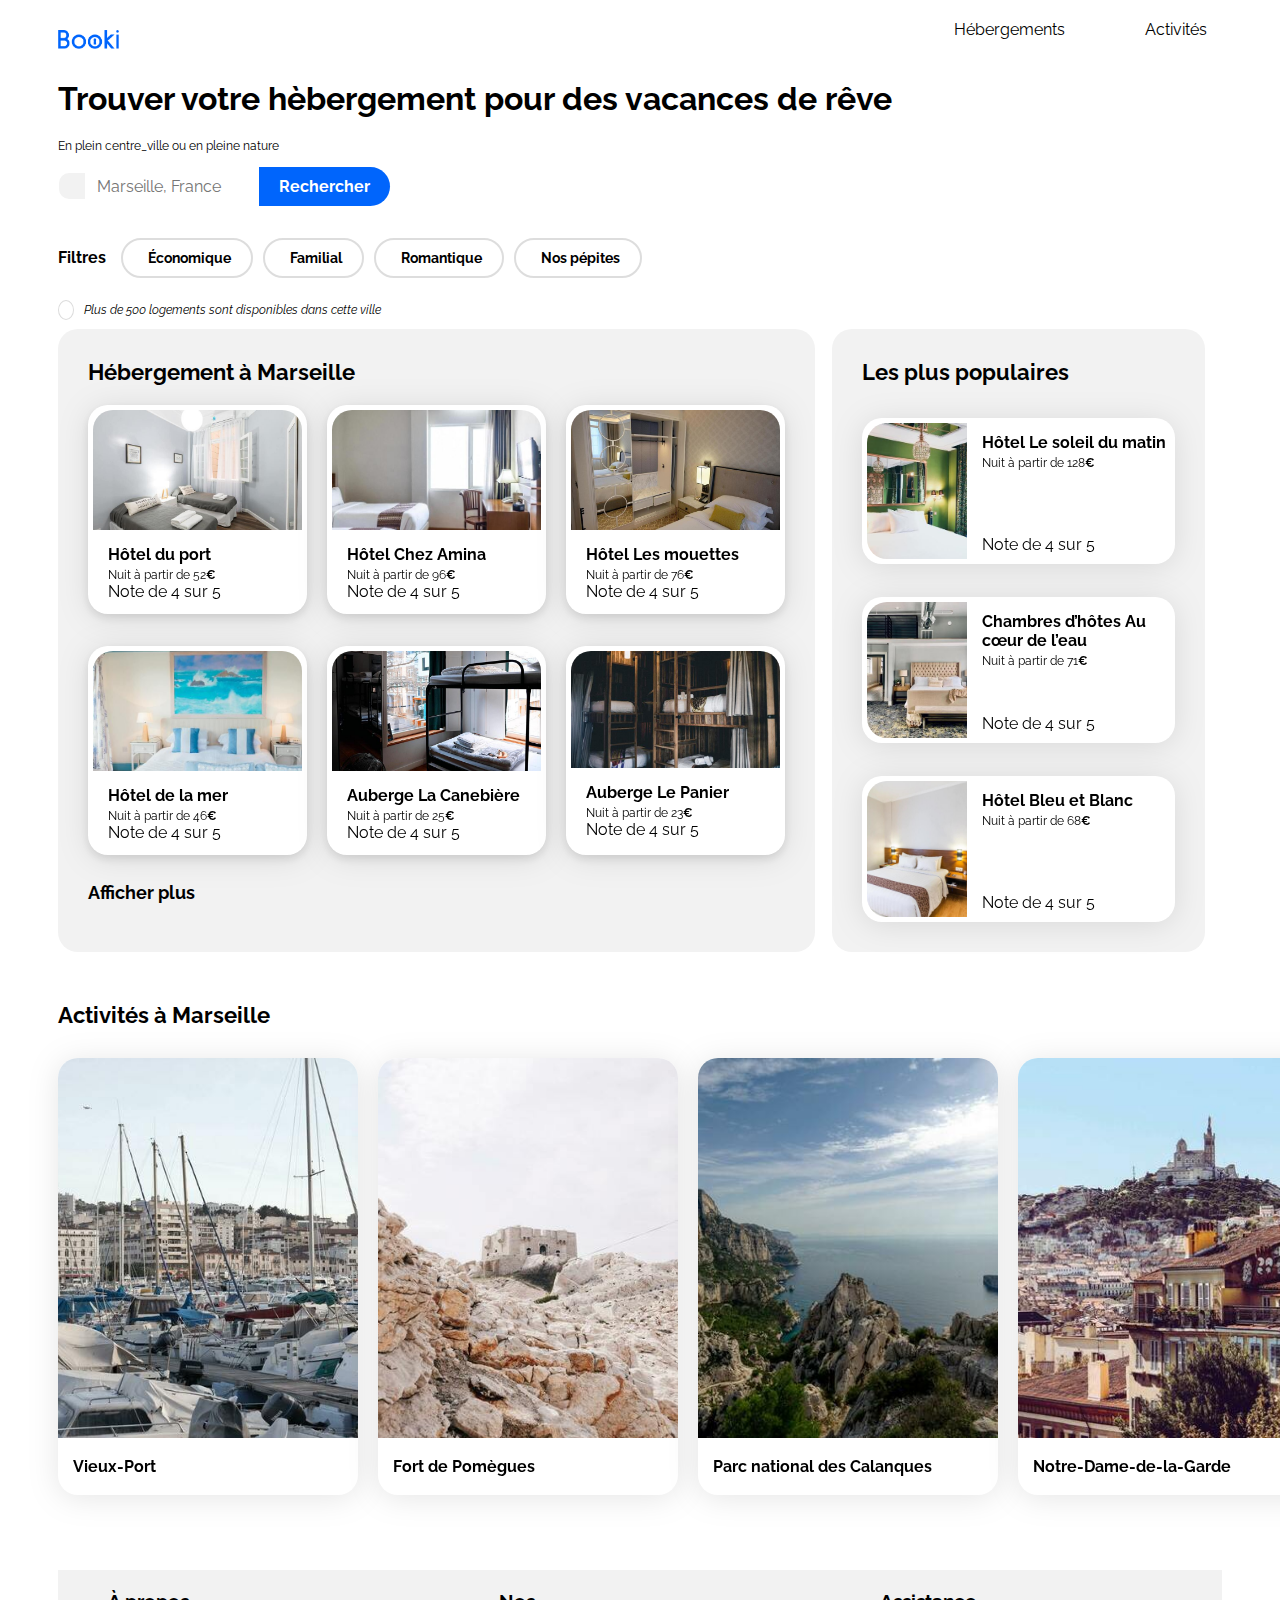
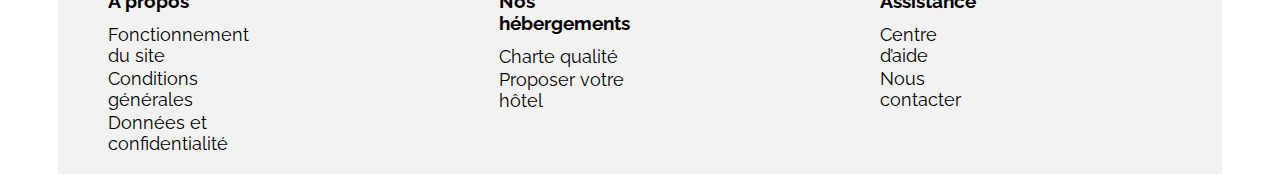
<file: index.html>
<!DOCTYPE html>
<html lang="fr">

<head>
    <meta charset="UTF-8">
    <meta name="viewport" content="width=device-width, initial-scale=1.0">
    <title>Booki</title>
    <link rel="preconnect" href="https://fonts.googleapis.com">
    <link rel="preconnect" href="https://fonts.gstatic.com" crossorigin>
    <link href="https://fonts.googleapis.com/css2?family=Raleway:wght@400;500;700&display=swap" rel="stylesheet">
    <link rel="stylesheet" href="https://cdnjs.cloudflare.com/ajax/libs/font-awesome/6.2.1/css/all.min.css"
        integrity="sha512-MV7K8+y+gLIBoVD59lQIYicR65iaqukzvf/nwasF0nqhPay5w/9lJmVM2hMDcnK1OnMGCdVK+iQrJ7lzPJQd1w=="
        crossorigin="anonymous" referrerpolicy="no-referrer" />
    <link rel="stylesheet" href="./css/style.css">
</head>

<body>
    <div class="main-container">
        <header>
            
                <img class="one" src="images/logo/Booki.png">
                <nav>
                <div class="bouton navlink" href="#">Hébergements</div>
                <div class="bouton navlink" href="#">Activités</div> 
                </nav>
        
        </header>
        <section>
            <h1>Trouver votre hèbergement pour des vacances de rêve</h1>
            <p>En plein centre_ville ou en pleine nature</p>
            <div class="search-container">
                <div class=" fa-solid fa-location-dot map" ></div>
                
                <div class="location-input">
                  <input type="text" placeholder="Marseille, France" />
                </div>
                <button class="search-button">Rechercher</button>
              </div>
    <div class="filters">
        <div class="filters-container">
            <span class="filter-mot">Filtres</span>
            <div class="buttons-place">
              <button class="filter-button">
                <i class="fa-solid fa-money-bill-wave"></i>
                Économique
              </button>
              <button class="filter-button">
                <i class="fa-solid fa-person"></i>
                Familial
              </button>
              <button class="filter-button">
                <i class="fa-solid fa-heart"></i>
                Romantique
              </button>
              <button class="filter-button active">
                <i class="fa-solid fa-fire"></i>
                Nos pépites
              </button>
            </div>
          </div>

        <p class="information"><span class="info"><i class="fa-solid fa-info"></i></span>Plus de 500 logements sont disponibles dans cette ville</p>
          
        
        </section>
        <main>
            <div class="hebergements-and-populaires">
                <section class="hebergements">
                    <div class="hebergements-title">
                        <h2 class="section-title">Hébergement à Marseille</h2>
                    </div>
                    <div class="hebergements-cards">
                        <a href="#">
                            <article class="card">
                                <img src="./images/hebergements/fred-kleber.jpg" alt="Image de la chambre d'hôtel montrant un lit">
                                <div class="card-content">
                                    <div class="card-txt">
                                        <h3 class="card-title">Hôtel du port</h3>
                                        <p class="card-subtitle">Nuit à partir de 52<span class="euro">€</span></p>
                                    </div>
                                    <div class="card-rating">
                                        <i class="fa-xs fa-solid fa-star" aria-hidden="true"></i>
                                        <i class="fa-xs fa-solid fa-star" aria-hidden="true"></i>
                                        <i class="fa-xs fa-solid fa-star" aria-hidden="true"></i>
                                        <i class="fa-xs fa-solid fa-star" aria-hidden="true"></i>
                                        <i class="fa-xs fa-solid fa-star neutral-star" aria-hidden="true"></i>
                                        <span class="sr-only">Note de 4 sur 5</span>
                                    </div>
                                </div>
                            </article>
                        </a>
                        <a href="#">
                            <article class="card">
                                <img src="./images/hebergements/febrian-zakaria.jpg" alt="Image de la chambre d'hôtel montrant un lit">
                                <div class="card-content">
                                    <div class="card-txt">
                                        <h3 class="card-title">Hôtel Chez Amina</h3>
                                        <p class="card-subtitle">Nuit à partir de 96<span class="euro">€</span></p>
                                    </div>
                                    <div class="card-rating">
                                        <i class="fa-xs fa-solid fa-star" aria-hidden="true"></i>
                                        <i class="fa-xs fa-solid fa-star" aria-hidden="true"></i>
                                        <i class="fa-xs fa-solid fa-star" aria-hidden="true"></i>
                                        <i class="fa-xs fa-solid fa-star" aria-hidden="true"></i>
                                        <i class="fa-xs fa-solid fa-star neutral-star" aria-hidden="true"></i>
                                        <span class="sr-only">Note de 4 sur 5</span>
                                    </div>
                                </div>
                            </article>
                        </a>
                        <a href="#">
                            <article class="card">
                                <img src="./images/hebergements/reisetopia.jpg" alt="Image de la chambre d'hôtel montrant un lit">
                                <div class="card-content">
                                    <div class="card-txt">
                                        <h3 class="card-title">Hôtel Les mouettes</h3>
                                        <p class="card-subtitle">Nuit à partir de 76<span class="euro">€</span></p>
                                    </div>
                                    <div class="card-rating">
                                        <i class="fa-xs fa-solid fa-star" aria-hidden="true"></i>
                                        <i class="fa-xs fa-solid fa-star" aria-hidden="true"></i>
                                        <i class="fa-xs fa-solid fa-star" aria-hidden="true"></i>
                                        <i class="fa-xs fa-solid fa-star" aria-hidden="true"></i>
                                        <i class="fa-xs fa-solid fa-star neutral-star" aria-hidden="true"></i>
                                        <span class="sr-only">Note de 4 sur 5</span>
                                    </div>
                                </div>
                            </article>
                        </a>
                        <a href="#">
                            <article class="card">
                                <img src="./images/hebergements/annie-spratt.jpg" alt="Image de la chambre d'hôtel montrant un lit">
                                <div class="card-content">
                                    <div class="card-txt">
                                        <h3 class="card-title">Hôtel de la mer</h3>
                                        <p class="card-subtitle">Nuit à partir de 46<span class="euro">€</span></p>
                                    </div>
                                    <div class="card-rating">
                                        <i class="fa-xs fa-solid fa-star" aria-hidden="true"></i>
                                        <i class="fa-xs fa-solid fa-star" aria-hidden="true"></i>
                                        <i class="fa-xs fa-solid fa-star" aria-hidden="true"></i>
                                        <i class="fa-xs fa-solid fa-star" aria-hidden="true"></i>
                                        <i class="fa-xs fa-solid fa-star neutral-star" aria-hidden="true"></i>
                                        <span class="sr-only">Note de 4 sur 5</span>
                                    </div>
                                </div>
                            </article>
                        </a>
                        <a href="#">
                            <article class="card">
                                <img src="./images/hebergements/marcus-loke.jpg" alt="Image de la chambre d'hôtel montrant un lit">
                                <div class="card-content">
                                    <div class="card-txt">
                                        <h3 class="card-title">Auberge La Canebière</h3>
                                        <p class="card-subtitle">Nuit à partir de 25<span class="euro">€</span></p>
                                    </div>
                                    <div class="card-rating">
                                        <i class="fa-xs fa-solid fa-star" aria-hidden="true"></i>
                                        <i class="fa-xs fa-solid fa-star" aria-hidden="true"></i>
                                        <i class="fa-xs fa-solid fa-star" aria-hidden="true"></i>
                                        <i class="fa-xs fa-solid fa-star" aria-hidden="true"></i>
                                        <i class="fa-xs fa-solid fa-star neutral-star" aria-hidden="true"></i>
                                        <span class="sr-only">Note de 4 sur 5</span>
                                    </div>
                                </div>
                            </article>
                        </a>
                        <a href="#">
                            <article class="card">
                                <img src="./images/hebergements/nicate-lee.jpg" alt="Image de la chambre d'hôtel montrant un lit">
                                <div class="card-content">
                                    <div class="card-txt">
                                        <h3 class="card-title">Auberge Le Panier</h3>
                                        <p class="card-subtitle">Nuit à partir de 23<span class="euro">€</span></p>
                                    </div>
                                    <div class="card-rating">
                                        <i class="fa-xs fa-solid fa-star" aria-hidden="true"></i>
                                        <i class="fa-xs fa-solid fa-star" aria-hidden="true"></i>
                                        <i class="fa-xs fa-solid fa-star" aria-hidden="true"></i>
                                        <i class="fa-xs fa-solid fa-star" aria-hidden="true"></i>
                                        <i class="fa-xs fa-solid fa-star neutral-star" aria-hidden="true"></i>
                                        <span class="sr-only">Note de 4 sur 5</span>
                                    </div>
                                </div>
                            </article>
                        </a>
                    </div>
                    <div>
                        <h2 class="boutonPlus">Afficher plus</h2>
                    </div>

                </section>
                <section class="populaires">
                    <div class="populaires-title">
                        <h2 class="section-title">Les plus populaires</h2>
                        <i class="fa-solid fa-chart-line" aria-hidden="true"></i>
                    </div>
                    <div class="populaires-cards">
                        <a href="#">
                            <article class="card">
                                <img src="./images/hebergements/emile-guillemot.jpg" alt="Image de la chambre d'hôtel montrant un lit">
                                <div class="card-content">
                                    <div class="card-txt">
                                        <h3 class="card-title">Hôtel Le soleil du matin</h3>
                                        <p class="card-subtitle">Nuit à partir de 128<span class="euro">€</span></p>
                                    </div>
                                    <div class="card-rating">
                                        <i class="fa-xs fa-solid fa-star" aria-hidden="true"></i>
                                        <i class="fa-xs fa-solid fa-star" aria-hidden="true"></i>
                                        <i class="fa-xs fa-solid fa-star" aria-hidden="true"></i>
                                        <i class="fa-xs fa-solid fa-star" aria-hidden="true"></i>
                                        <i class="fa-xs fa-solid fa-star neutral-star" aria-hidden="true"></i>
                                        <span class="sr-only">Note de 4 sur 5</span>
                                    </div>
                                </div>
                            </article>
                        </a>
                        <a href="#">
                            <article class="card">
                                <img src="./images/hebergements/aw-creative.jpg" alt="Image de la chambre d'hôtel montrant un lit">
                                <div class="card-content">
                                    <div class="card-txt">
                                        <h3 class="card-title">Chambres d’hôtes Au cœur de l’eau</h3>
                                        <p class="card-subtitle">Nuit à partir de 71<span class="euro">€</span></p>
                                    </div>
                                    <div class="card-rating">
                                        <i class="fa-xs fa-solid fa-star" aria-hidden="true"></i>
                                        <i class="fa-xs fa-solid fa-star" aria-hidden="true"></i>
                                        <i class="fa-xs fa-solid fa-star" aria-hidden="true"></i>
                                        <i class="fa-xs fa-solid fa-star" aria-hidden="true"></i>
                                        <i class="fa-xs fa-solid fa-star neutral-star" aria-hidden="true"></i>
                                        <span class="sr-only">Note de 4 sur 5</span>
                                    </div>
                                </div>
                            </article>
                        </a>
                        <a href="#">
                            <article class="card">
                                <img src="./images/hebergements/febrian-zakaria2.jpg" alt="Image de la chambre d'hôtel montrant un lit">
                                <div class="card-content">
                                    <div class="card-txt">
                                        <h3 class="card-title">Hôtel Bleu et Blanc</h3>
                                        <p class="card-subtitle">Nuit à partir de 68<span class="euro">€</span></p>
                                    </div>
                                    <div class="card-rating">
                                        <i class="fa-xs fa-solid fa-star" aria-hidden="true"></i>
                                        <i class="fa-xs fa-solid fa-star" aria-hidden="true"></i>
                                        <i class="fa-xs fa-solid fa-star" aria-hidden="true"></i>
                                        <i class="fa-xs fa-solid fa-star" aria-hidden="true"></i>
                                        <i class="fa-xs fa-solid fa-star neutral-star" aria-hidden="true"></i>
                                        <span class="sr-only">Note de 4 sur 5</span>
                                    </div>
                                </div>
                            </article>
                        </a>
                    </div>
                </section>
            </section>
            <main>
                </section>
            </div>
            
            <div class="Activités">
                <section class="Activités">
                    <div class="Activités-title">
                        <h2 class="section-title">Activités à Marseille</h2>
                    </div>
                    <div class="Activités-cards">
                        <a href="#">
                            <article class="Acard">
                                <img src="./images/activites/reno-laithienne.jpg" alt="Image de la chambre d'hôtel montrant un lit">
                                <div class="card-content">
                                    <div class="card-txt">
                                        <h3 class="card-title">Vieux-Port</h3>
                                    </div>
                                </div>
                            </article>
                        </a>
                        <a href="#">
                            <article class="Acard">
                                <img src="./images/activites/paul-hermann.jpg" alt="Image de la chambre d'hôtel montrant un lit">
                                <div class="card-content">
                                    <div class="card-txt">
                                        <h3 class="card-title">Fort de Pomègues</h3>
                                        
                                    </div>
                                </div>
                            </article>
                        </a>
                        <a href="#">
                            <article class="Acard">
                                <img src="./images/activites/kilyan-sockalingum.jpg" alt="Image de la chambre d'hôtel montrant un lit">
                                <div class="card-content">
                                    <div class="card-txt">
                                        <h3 class="card-title">Parc national des Calanques</h3>
                                    </div>
                                </div>
                            </article>
                        </a>
                        <a href="#">
                            <article class="Acard">
                                <img src="./images/activites/florian-wehde.jpg" alt="Image de la chambre d'hôtel montrant un lit">
                                <div class="card-content">
                                    <div class="card-txt">
                                        <h3 class="card-title">Notre-Dame-de-la-Garde</h3>
                                    </div>
                                </div>
                            </article>
                        </a>
        </a>
    
        </main>
        <footer class="article-footer">
            <div class="footer-container footer-links">
                
                    <div class="navfoot">
                        <h3>À propos</h3>
                        <p class="footerp">Fonctionnement du site</p>
                        <p class="footerp">Conditions générales</p>
                        <p class="footerp">Données et confidentialité</p>
                    </div >
                    <div class="navfoot">
                        <h3>Nos hébergements</h3>
                        <p class="footerp">Charte qualité</p>
                        <p class="footerp">Proposer votre hôtel</p>
                    </div>
                    <div class="navfoot">
                        <h3>Assistance</h3>
                        <p class="footerp">Centre d’aide</p>
                        <p class="footerp">Nous contacter</p>
                    </div>
                </div>
            </div>

        </footer>
    </div>
</body>

</html>
</file>
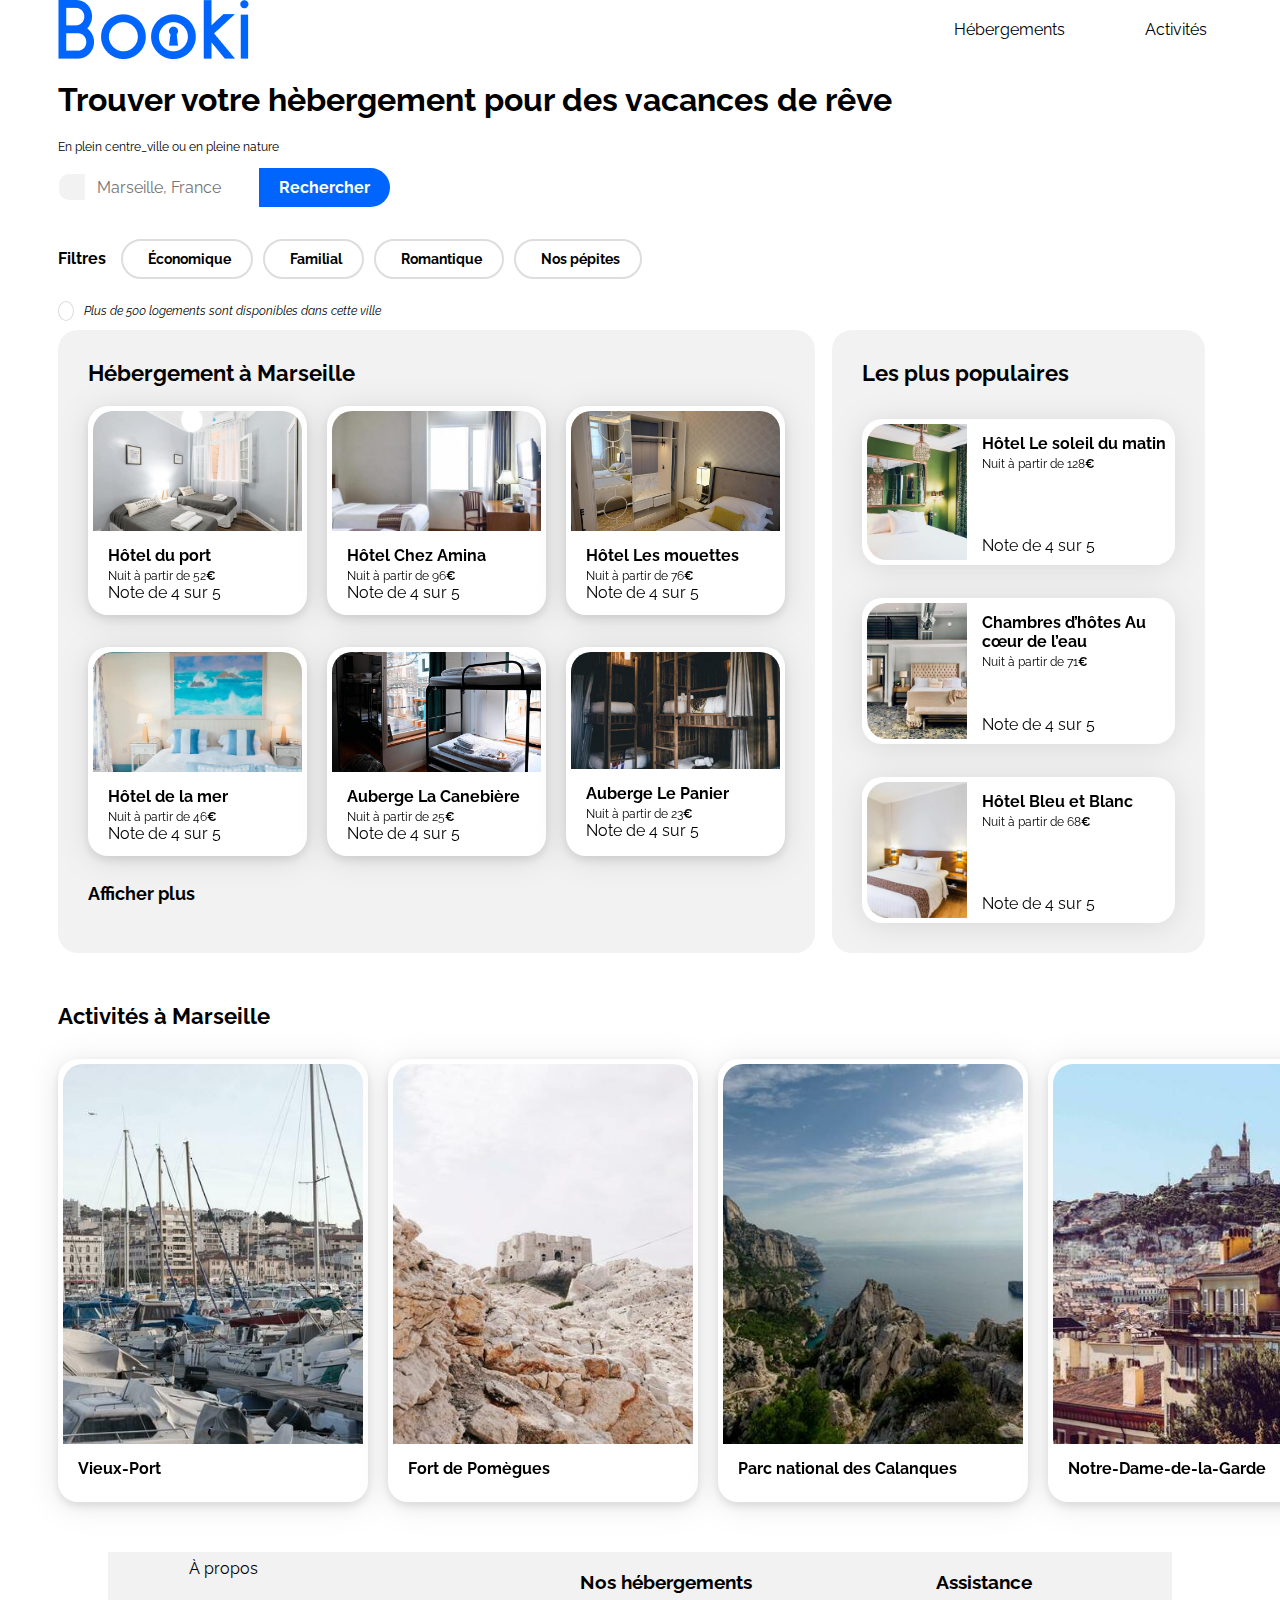
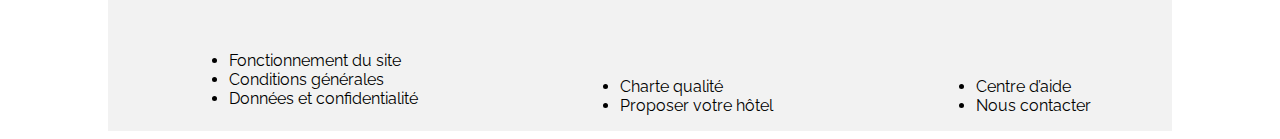
<file: booki-starter-code-master/index.html>
<!DOCTYPE html>
<html lang="fr">

<head>
    <meta charset="UTF-8">
    <meta name="viewport" content="width=device-width, initial-scale=1.0">
    <title>Booki</title>
    <link rel="preconnect" href="https://fonts.googleapis.com">
    <link rel="preconnect" href="https://fonts.gstatic.com" crossorigin>
    <link href="https://fonts.googleapis.com/css2?family=Raleway:wght@400;500;700&display=swap" rel="stylesheet">
    <link rel="stylesheet" href="https://cdnjs.cloudflare.com/ajax/libs/font-awesome/6.2.1/css/all.min.css"
        integrity="sha512-MV7K8+y+gLIBoVD59lQIYicR65iaqukzvf/nwasF0nqhPay5w/9lJmVM2hMDcnK1OnMGCdVK+iQrJ7lzPJQd1w=="
        crossorigin="anonymous" referrerpolicy="no-referrer" />
    <link rel="stylesheet" href="./css/style.css">
</head>

<body>
    <div class="main-container">
        <header>
            
                <img class="one" src="images/logo/Booki.png">
                <nav>
                <div class="bouton navlink" href="#">Hébergements</div>
                <div class="bouton navlink" href="#">Activités</div> 
                </nav>
        
        </header>
        <section>
            <h1>Trouver votre hèbergement pour des vacances de rêve</h1>
            <p>En plein centre_ville ou en pleine nature</p>
            <div class="search-container">
                <div class=" fa-solid fa-location-dot map" ></div>
                
                <div class="location-input">
                  <input type="text" placeholder="Marseille, France" />
                </div>
                <button class="search-button">Rechercher</button>
              </div>
    <div class="filters">
        <div class="filters-container">
            <span class="filter-mot">Filtres</span>
            <div class="buttons-place">
              <button class="filter-button">
                <i class="fa-solid fa-money-bill-wave"></i>
                Économique
              </button>
              <button class="filter-button">
                <i class="fa-solid fa-person"></i>
                Familial
              </button>
              <button class="filter-button">
                <i class="fa-solid fa-heart"></i>
                Romantique
              </button>
              <button class="filter-button active">
                <i class="fa-solid fa-fire"></i>
                Nos pépites
              </button>
            </div>
          </div>

        <p class="information"><span class="info"><i class="fa-solid fa-info"></i></span>Plus de 500 logements sont disponibles dans cette ville</p>
          
        
        </section>
        <main>
            <div class="hebergements-and-populaires">
                <section class="hebergements">
                    <div class="hebergements-title">
                        <h2 class="section-title">Hébergement à Marseille</h2>
                    </div>
                    <div class="hebergements-cards">
                        <a href="#">
                            <article class="card">
                                <img src="./images/hebergements/fred-kleber.jpg" alt="Image de la chambre d'hôtel montrant un lit">
                                <div class="card-content">
                                    <div class="card-txt">
                                        <h3 class="card-title">Hôtel du port</h3>
                                        <p class="card-subtitle">Nuit à partir de 52<span class="euro">€</span></p>
                                    </div>
                                    <div class="card-rating">
                                        <i class="fa-xs fa-solid fa-star" aria-hidden="true"></i>
                                        <i class="fa-xs fa-solid fa-star" aria-hidden="true"></i>
                                        <i class="fa-xs fa-solid fa-star" aria-hidden="true"></i>
                                        <i class="fa-xs fa-solid fa-star" aria-hidden="true"></i>
                                        <i class="fa-xs fa-solid fa-star neutral-star" aria-hidden="true"></i>
                                        <span class="sr-only">Note de 4 sur 5</span>
                                    </div>
                                </div>
                            </article>
                        </a>
                        <a href="#">
                            <article class="card">
                                <img src="./images/hebergements/febrian-zakaria.jpg" alt="Image de la chambre d'hôtel montrant un lit">
                                <div class="card-content">
                                    <div class="card-txt">
                                        <h3 class="card-title">Hôtel Chez Amina</h3>
                                        <p class="card-subtitle">Nuit à partir de 96<span class="euro">€</span></p>
                                    </div>
                                    <div class="card-rating">
                                        <i class="fa-xs fa-solid fa-star" aria-hidden="true"></i>
                                        <i class="fa-xs fa-solid fa-star" aria-hidden="true"></i>
                                        <i class="fa-xs fa-solid fa-star" aria-hidden="true"></i>
                                        <i class="fa-xs fa-solid fa-star" aria-hidden="true"></i>
                                        <i class="fa-xs fa-solid fa-star neutral-star" aria-hidden="true"></i>
                                        <span class="sr-only">Note de 4 sur 5</span>
                                    </div>
                                </div>
                            </article>
                        </a>
                        <a href="#">
                            <article class="card">
                                <img src="./images/hebergements/reisetopia.jpg" alt="Image de la chambre d'hôtel montrant un lit">
                                <div class="card-content">
                                    <div class="card-txt">
                                        <h3 class="card-title">Hôtel Les mouettes</h3>
                                        <p class="card-subtitle">Nuit à partir de 76<span class="euro">€</span></p>
                                    </div>
                                    <div class="card-rating">
                                        <i class="fa-xs fa-solid fa-star" aria-hidden="true"></i>
                                        <i class="fa-xs fa-solid fa-star" aria-hidden="true"></i>
                                        <i class="fa-xs fa-solid fa-star" aria-hidden="true"></i>
                                        <i class="fa-xs fa-solid fa-star" aria-hidden="true"></i>
                                        <i class="fa-xs fa-solid fa-star neutral-star" aria-hidden="true"></i>
                                        <span class="sr-only">Note de 4 sur 5</span>
                                    </div>
                                </div>
                            </article>
                        </a>
                        <a href="#">
                            <article class="card">
                                <img src="./images/hebergements/annie-spratt.jpg" alt="Image de la chambre d'hôtel montrant un lit">
                                <div class="card-content">
                                    <div class="card-txt">
                                        <h3 class="card-title">Hôtel de la mer</h3>
                                        <p class="card-subtitle">Nuit à partir de 46<span class="euro">€</span></p>
                                    </div>
                                    <div class="card-rating">
                                        <i class="fa-xs fa-solid fa-star" aria-hidden="true"></i>
                                        <i class="fa-xs fa-solid fa-star" aria-hidden="true"></i>
                                        <i class="fa-xs fa-solid fa-star" aria-hidden="true"></i>
                                        <i class="fa-xs fa-solid fa-star" aria-hidden="true"></i>
                                        <i class="fa-xs fa-solid fa-star neutral-star" aria-hidden="true"></i>
                                        <span class="sr-only">Note de 4 sur 5</span>
                                    </div>
                                </div>
                            </article>
                        </a>
                        <a href="#">
                            <article class="card">
                                <img src="./images/hebergements/marcus-loke.jpg" alt="Image de la chambre d'hôtel montrant un lit">
                                <div class="card-content">
                                    <div class="card-txt">
                                        <h3 class="card-title">Auberge La Canebière</h3>
                                        <p class="card-subtitle">Nuit à partir de 25<span class="euro">€</span></p>
                                    </div>
                                    <div class="card-rating">
                                        <i class="fa-xs fa-solid fa-star" aria-hidden="true"></i>
                                        <i class="fa-xs fa-solid fa-star" aria-hidden="true"></i>
                                        <i class="fa-xs fa-solid fa-star" aria-hidden="true"></i>
                                        <i class="fa-xs fa-solid fa-star" aria-hidden="true"></i>
                                        <i class="fa-xs fa-solid fa-star neutral-star" aria-hidden="true"></i>
                                        <span class="sr-only">Note de 4 sur 5</span>
                                    </div>
                                </div>
                            </article>
                        </a>
                        <a href="#">
                            <article class="card">
                                <img src="./images/hebergements/nicate-lee.jpg" alt="Image de la chambre d'hôtel montrant un lit">
                                <div class="card-content">
                                    <div class="card-txt">
                                        <h3 class="card-title">Auberge Le Panier</h3>
                                        <p class="card-subtitle">Nuit à partir de 23<span class="euro">€</span></p>
                                    </div>
                                    <div class="card-rating">
                                        <i class="fa-xs fa-solid fa-star" aria-hidden="true"></i>
                                        <i class="fa-xs fa-solid fa-star" aria-hidden="true"></i>
                                        <i class="fa-xs fa-solid fa-star" aria-hidden="true"></i>
                                        <i class="fa-xs fa-solid fa-star" aria-hidden="true"></i>
                                        <i class="fa-xs fa-solid fa-star neutral-star" aria-hidden="true"></i>
                                        <span class="sr-only">Note de 4 sur 5</span>
                                    </div>
                                </div>
                            </article>
                        </a>
                    </div>
                    <div>
                        <h2 class="boutonPlus">Afficher plus</h2>
                    </div>

                </section>
                <section class="populaires">
                    <div class="populaires-title">
                        <h2 class="section-title">Les plus populaires</h2>
                        <i class="fa-solid fa-chart-line" aria-hidden="true"></i>
                    </div>
                    <div class="populaires-cards">
                        <a href="#">
                            <article class="card">
                                <img src="./images/hebergements/emile-guillemot.jpg" alt="Image de la chambre d'hôtel montrant un lit">
                                <div class="card-content">
                                    <div class="card-txt">
                                        <h3 class="card-title">Hôtel Le soleil du matin</h3>
                                        <p class="card-subtitle">Nuit à partir de 128<span class="euro">€</span></p>
                                    </div>
                                    <div class="card-rating">
                                        <i class="fa-xs fa-solid fa-star" aria-hidden="true"></i>
                                        <i class="fa-xs fa-solid fa-star" aria-hidden="true"></i>
                                        <i class="fa-xs fa-solid fa-star" aria-hidden="true"></i>
                                        <i class="fa-xs fa-solid fa-star" aria-hidden="true"></i>
                                        <i class="fa-xs fa-solid fa-star neutral-star" aria-hidden="true"></i>
                                        <span class="sr-only">Note de 4 sur 5</span>
                                    </div>
                                </div>
                            </article>
                        </a>
                        <a href="#">
                            <article class="card">
                                <img src="./images/hebergements/aw-creative.jpg" alt="Image de la chambre d'hôtel montrant un lit">
                                <div class="card-content">
                                    <div class="card-txt">
                                        <h3 class="card-title">Chambres d’hôtes Au cœur de l’eau</h3>
                                        <p class="card-subtitle">Nuit à partir de 71<span class="euro">€</span></p>
                                    </div>
                                    <div class="card-rating">
                                        <i class="fa-xs fa-solid fa-star" aria-hidden="true"></i>
                                        <i class="fa-xs fa-solid fa-star" aria-hidden="true"></i>
                                        <i class="fa-xs fa-solid fa-star" aria-hidden="true"></i>
                                        <i class="fa-xs fa-solid fa-star" aria-hidden="true"></i>
                                        <i class="fa-xs fa-solid fa-star neutral-star" aria-hidden="true"></i>
                                        <span class="sr-only">Note de 4 sur 5</span>
                                    </div>
                                </div>
                            </article>
                        </a>
                        <a href="#">
                            <article class="card">
                                <img src="./images/hebergements/febrian-zakaria2.jpg" alt="Image de la chambre d'hôtel montrant un lit">
                                <div class="card-content">
                                    <div class="card-txt">
                                        <h3 class="card-title">Hôtel Bleu et Blanc</h3>
                                        <p class="card-subtitle">Nuit à partir de 68<span class="euro">€</span></p>
                                    </div>
                                    <div class="card-rating">
                                        <i class="fa-xs fa-solid fa-star" aria-hidden="true"></i>
                                        <i class="fa-xs fa-solid fa-star" aria-hidden="true"></i>
                                        <i class="fa-xs fa-solid fa-star" aria-hidden="true"></i>
                                        <i class="fa-xs fa-solid fa-star" aria-hidden="true"></i>
                                        <i class="fa-xs fa-solid fa-star neutral-star" aria-hidden="true"></i>
                                        <span class="sr-only">Note de 4 sur 5</span>
                                    </div>
                                </div>
                            </article>
                        </a>
                    </div>
                </section>
            </section>
            <main>
                </section>
            </div>
            
            <div class="Activités">
                <section class="Activités">
                    <div class="Activités-title">
                        <h2 class="section-title">Activités à Marseille</h2>
                    </div>
                    <div class="Activités-cards">
                        <a href="#">
                            <article class="card">
                                <img src="./images/activites/reno-laithienne.jpg" alt="Image de la chambre d'hôtel montrant un lit">
                                <div class="card-content">
                                    <div class="card-txt">
                                        <h3 class="card-title">Vieux-Port</h3>
                                    </div>
                                </div>
                            </article>
                        </a>
                        <a href="#">
                            <article class="card">
                                <img src="./images/activites/paul-hermann.jpg" alt="Image de la chambre d'hôtel montrant un lit">
                                <div class="card-content">
                                    <div class="card-txt">
                                        <h3 class="card-title">Fort de Pomègues</h3>
                                        
                                    </div>
                                </div>
                            </article>
                        </a>
                        <a href="#">
                            <article class="card">
                                <img src="./images/activites/kilyan-sockalingum.jpg" alt="Image de la chambre d'hôtel montrant un lit">
                                <div class="card-content">
                                    <div class="card-txt">
                                        <h3 class="card-title">Parc national des Calanques</h3>
                                    </div>
                                </div>
                            </article>
                        </a>
                        <a href="#">
                            <article class="card">
                                <img src="./images/activites/florian-wehde.jpg" alt="Image de la chambre d'hôtel montrant un lit">
                                <div class="card-content">
                                    <div class="card-txt">
                                        <h3 class="card-title">Notre-Dame-de-la-Garde</h3>
                                    </div>
                                </div>
                            </article>
                        </a>
        </a>
    
        </main>
        <footer class="article-footer">
            <div class="footer-container footer-links">
                
                    <nav class="navfoot">
                        <a href="#">À propos</a>
                        <ul>
                            <li>Fonctionnement du site</li>
                            <li>Conditions générales</li>
                            <li>Données et confidentialité</li>
                        </ul>
                    </nav >
                    <nav class="navfoot">
                        <h3>Nos hébergements</h3>
                        <ul>
                            <li>Charte qualité</li>
                            <li>Proposer votre hôtel</li>
                        </ul>
                    </nav>
                    <nav class="navfoot">
                        <h3>Assistance</h3>
                        <ul>
                            <li>Centre d’aide</li>
                            <li>Nous contacter</li>
                        </ul>
                    </nav>
                </div>
            </div>

        </footer>
    </div>
</body>

</html>
</file>
<file: css/style.css>
/****** General ***********/
* {
    font-family: 'Raleway', sans-serif;
}

:root {
    --main-color: #0065FC;
    --main-bg-color: #F2F2F2;
    --filter-bg-color: #DEEBFF;
}

.fa-solid {
    color: var(--main-color);
}

body {
    display: flex;
    justify-content: center;
    margin-top: 0px;
}



p{
    font-size: 12px;
    
}

.main-container {
    width: 100%;
    max-width: 1440px;
    padding: 0 50px;
    box-sizing: border-box;
}

header{
    display: flex;
    flex-direction: row;
    flex-wrap: wrap;
    justify-content: space-between;
    
}

nav{
    display: flex;
    direction: row;
    flex-wrap: nowrap;
    justify-content: space-evenly;
    gap: 50px;
}


.navlink{
    color: black;
    border: #0065FC;
    padding:20px 15px 20px 15px;
}

.one {
    margin-top: 30px;
    margin-right: auto;
    height: 19px;
    width: 61.09px;
}

.two {
    order: 0;
    margin-right: 30px;
}


.search-container {
    display: flex;
    align-items: center;
    border-radius: 25px;
    padding: 1px;
    width: fit-content;
   
  }
  
  .map{
    color: black;
    display: flex;
    align-items: center;
    padding: 13px;
    background-color: #F2F2F2;
    border-radius: 10px 0px 0px 10px;
    border-color: black;
  }
 
  .location-input {
    display: flex;
    align-items: center;
    padding: 10px;
    background-color: white;
    
   
  }
  
  .location-input .icon {
    margin-right: 10px;
    color: black;
  }
  
  .location-input input {
    border: none;
    outline: none;
    font-size: 16px;
    width: 150px;
  }
  

  .search-button {
    background-color: var(--main-color);
    color: white;
    border: none;
    border-radius: 0 20px 20px 0;
    padding: 10px 20px;
    cursor: pointer;
    font-size: 16px;
    font-weight: bold;
    
  }
  
  .search-button:hover {
    background-color: #0056b3;
  }

  .filters-container {
    margin-top: 30px;
    display: flex; 
    align-items: center; 
    gap: 15px; 
    margin-bottom: 25px;
  }
  
  .filter-mot {
    font-size: 16px;
    font-weight: bold;
    color: black;
  }
  
  .buttons-place {
    display: flex; 
    gap: 10px; 
  }
  
  .filter-button {
   font-weight: bold;
    display: flex;
    align-items: center;
    gap: 5px; 
    padding: 10px 20px;
    border: 2px solid #ddd;
    border-radius: 20px;
    background-color: white;
    color: black;
    font-size: 14px;
  }
  
  .filter-button i {
    font-size: 16px;
  }
  
  .filter-button:hover {
    background-color: #e7f0ff; 
    color: #007bff; 
  }
  
 .information{
    font-style:oblique ;
 }

 .info{
    color: blue;
    font-family:Arial, Helvetica, sans-serif;
    padding: 2px 7px;
    text-align: center;
    border: 1px solid #dcdcdc;
    border-radius: 50%;
    margin-right: 10px;
 }
  
 
  



.fa-coins {
    color: var(--main-color);
    border-radius: 5px 0px 0px 5px;
}

a {
    color: inherit;
    text-decoration: none;
}

.section-title {
    margin: 0;
    font-size: 22px;
}

.card {
    background-color: white;
    border-radius: 20px;
    padding: 5px;
    filter: drop-shadow(0px 3px 15px rgba(0, 0, 0, 0.1));
}

.card img {
    object-fit: cover;
}

.card-title {
    font-size: 16px;
}

.euro {
    font-weight: 700;
}

.neutral-star {
    color: var(--main-bg-color)
}

/****** Hebergements And Populaires ***********/
.hebergements-and-populaires {
    display: flex;
    justify-content: space-between;
}

.hebergements-and-populaires section {
    background-color: var(--main-bg-color);
    border-radius: 20px;
    padding: 30px;
    box-sizing: border-box;
}

/****** Hebergements ***********/
.hebergements {
    width: 65%;
}

.hebergements-title {
    display: flex;
    justify-content: space-between;
    align-items: center;
    padding-bottom: 20px;
}

.hebergements-cards {
    display: grid;
    grid-template-columns: repeat(3, 1fr);  
    gap: 20px;  
}


.hebergements-cards .card {
    display: flex;
    flex-direction: column;
    justify-content: space-between;
    height: 90%;  
    box-shadow: 0 4px 10px rgba(0, 0, 0, 0.1); 
    border-radius: 20px;  
    overflow: hidden;
}

.hebergements-cards img {
    width: 100%;
    height: 120px; 
    border-radius: 20px 20px 0 0;
}

.hebergements-cards .card-content {
    padding: 15px;
    box-sizing: border-box;
    display: flex;
    flex-direction: column;
    justify-content: space-between;
    flex-grow: 1; 

}

.hebergements-cards .card-title {
    margin-top: 0px;
    margin-bottom: 4px;
}

.hebergements-cards .card-subtitle {
    margin: 0;
}

.hebergements-cards .card-rating {
    margin-bottom: 5px;
}

.boutonPlus{
    font-size: 18px;
    cursor: pointer;
}

/****** Populaires ***********/
.populaires {
    width: 32%;
}

.populaires-title {
    display: flex;
    justify-content: space-between;
    align-items: center;
}

.populaires-cards .card {
    display: flex;
    margin-top: 33px;
}

.populaires-cards img {
    width: 33%;
    height: 136px;
    border-top-left-radius: 20px;
    border-bottom-left-radius: 20px;
}

.populaires-cards .card-content {
    width: 67%;
    padding-left: 15px;
    display: flex;
    flex-direction: column;
    justify-content: space-between;
    box-sizing: border-box;
}

.populaires-cards .card-title {
    margin-top: 10px;
    margin-bottom: 4px;
}

.populaires-cards .card-subtitle {
    margin: 0;
}

.populaires-cards .card-rating {
    margin-bottom: 5px;
}

/****** Activités ***********/
.Activités {
    width: 65%;
}

.Activités-title {
    display: flex;
    justify-content: space-between;
    align-items: center;
    padding-bottom: 30px;
    padding-top: 50px;
}

.Activités-cards {
    display: grid;
    grid-template-columns: repeat(4, 1fr); 
    gap: 20px; 

}


.Activités-cards .card {
    display: flex;
    flex-direction: column;
    justify-content:center;
    height: auto;
    box-shadow: 0 4px 10px rgba(0, 0, 0, 0.1); 
    border-radius: 20px;
    overflow: hidden;
    border: 0 solid;
}



.Activités-cards img {
    height: 380px; 
    object-fit: cover; 
    width: 300px;
    border-radius: 20px 20px 0 0;
}


.Activités-cards .card-content {
    padding: 15px;
    box-sizing: border-box;
    display: flex;
    flex-direction: column;
    justify-content: space-between;
    flex-grow: 1; 
    border-radius: 20px;
    overflow: hidden;
    border: none;

}

.Activités-cards .card-title {
    margin-top: 0px;
    margin-bottom: 4px;
}

.Acard {
    background-color: white;
    border-color: none;
    border-radius: 20px;
    filter: drop-shadow(0px 3px 15px rgba(0, 0, 0, 0.1));
    width: 300px;
}




.button {
    margin: 10px 0px;
    padding: 18px 30px;
    background-color: white;
    font-family: 'Archivo';
    font-style: normal;
    font-weight: 600;
    font-size: 16px;
    line-height: 17px;
    display: flex;
    align-items: right;
    justify-content: center;
    text-decoration: none;

}




.navlink:hover{
	color: var( --main-color);
	border-top: 2px solid var( --main-color);
	padding:20px 15px 20px 15px;
    
}


.footer-container {
    
    background-color: var(--main-bg-color);
    display: flex;
    flex-direction: row;
    flex-wrap: nowrap;
    justify-content: flex-start;
    gap: 250px; 
    padding: 20px 50px; 
    margin: 0 auto; 
    padding-right: 250px;
    margin-top: 75px;
    
}

.navfoot {
    display: flex;
    flex-direction: column; 
    align-items: flex-start; 
    gap: 2px; 
}

.navfoot h3 {
    font-weight: bold;
    margin: 0 0 10px 0; 
}

.navfoot p {
    margin: 0; 
    font-size: large; 
}


.navfoot h3 a, .navfoot p a {
    cursor: pointer; 
}












/* Le code ci-dessous correspond à la version responsive uniquement */

/****** Media queries ***********/
/* Medium devices (tablets, less/equal than 1024px) */
@media (max-width: 1024px) {
    .hebergements-and-populaires {
        flex-direction: column;
    }

    .hebergements {
        width: 100%;
    }

    .populaires {
        width: 100%;
        margin-top: 50px;
    }

    .populaires-cards {
        display: flex;
        flex-direction: row;
        justify-content: space-between;
    }

    .populaires-cards a {
        width: 30%;
    }

    .populaires-cards .card-title {
        font-size: 14px;
    }

    .populaires-cards .card-subtitle {
        font-size: 13px;
    }

    .Activités-cards .card {
        height: 50%;
    }

    .footer-container {
    
        background-color: var(--main-bg-color);
        display: flex;
        flex-direction: row;
        flex-wrap: nowrap;
        justify-content: flex-start;
        gap: 100px; 
        padding: 20px 50px; 
        margin: 0 auto; 
        padding-right: 250px;
        margin-top: 75px;
        
    }

    .Activités {
        width: 50%;
    }
    
    .Activités-title {
        display: flex;
        justify-content: space-between;
        align-items: center;
        padding-bottom: 30px;
        padding-top: 50px;
        font-size: 14px;
    }
    
    .Activités-cards {
        display: flex;
        flex-wrap: wrap;
        flex-direction: row;
        align-items: flex-start;
        gap: 30px;

    
    }
    
    
    .Activités-cards .card {
        display: flex;
        flex-direction: column;
        justify-content:center;
        height: 270px;
        border-radius: 20px;
        overflow: hidden;
        border: 0 solid;
    }
    
    
    
    .Activités-cards img {
        height: 200px; 
        object-fit: cover; 
        width: 193.5px;
        border-radius: 20px 20px 0 0;
    }

    .Acard {
        height: 270px;
        background-color: white;
        border-color: none;
        border-radius: 20px;
        width: 193.5px;
        filter: drop-shadow(0px 3px 15px rgba(0, 0, 0, 0.1));
    }
}

/* Small devices (phones, less than 768px) */
@media (max-width: 767.98px) {
    /* ... */
}
</file>
<file: booki-starter-code-master/css/style.css>
/****** General ***********/
* {
    font-family: 'Raleway', sans-serif;
}

:root {
    --main-color: #0065FC;
    --main-bg-color: #F2F2F2;
    --filter-bg-color: #DEEBFF;
}

.fa-solid {
    color: var(--main-color);
}

body {
    display: flex;
    justify-content: center;
    margin-top: 0px;
}



p{
    font-size: 12px;
    
}

.main-container {
    width: 100%;
    max-width: 1440px;
    padding: 0 50px;
    box-sizing: border-box;
}

header{
    display: flex;
    flex-direction: row;
    flex-wrap: wrap;
    justify-content: space-between;
    
}

nav{
    display: flex;
    direction: row;
    flex-wrap: nowrap;
    justify-content: space-evenly;
    gap: 50px;
}


.navlink{
    color: black;
    border: #0065FC;
    padding:20px 15px 20px 15px;
}

.one {
    margin-right: auto;
}

.two {
    order: 0;
    margin-right: 30px;
}


.search-container {
    display: flex;
    align-items: center;
    border-radius: 25px;
    padding: 1px;
    width: fit-content;
   
  }
  
  .map{
    color: black;
    display: flex;
    align-items: center;
    padding: 13px;
    background-color: #F2F2F2;
    border-radius: 10px 0px 0px 10px;
    border-color: black;
  }
 
  .location-input {
    display: flex;
    align-items: center;
    padding: 10px;
    background-color: white;
    
   
  }
  
  .location-input .icon {
    margin-right: 10px;
    color: black;
  }
  
  .location-input input {
    border: none;
    outline: none;
    font-size: 16px;
    width: 150px;
  }
  

  .search-button {
    background-color: var(--main-color);
    color: white;
    border: none;
    border-radius: 0 20px 20px 0;
    padding: 10px 20px;
    cursor: pointer;
    font-size: 16px;
    font-weight: bold;
    
  }
  
  .search-button:hover {
    background-color: #0056b3;
  }

  .filters-container {
    margin-top: 30px;
    display: flex; 
    align-items: center; 
    gap: 15px; 
    margin-bottom: 25px;
  }
  
  .filter-mot {
    font-size: 16px;
    font-weight: bold;
    color: black;
  }
  
  .buttons-place {
    display: flex; 
    gap: 10px; 
  }
  
  .filter-button {
   font-weight: bold;
    display: flex;
    align-items: center;
    gap: 5px; 
    padding: 10px 20px;
    border: 2px solid #ddd;
    border-radius: 20px;
    background-color: white;
    color: black;
    font-size: 14px;
  }
  
  .filter-button i {
    font-size: 16px;
  }
  
  .filter-button:hover {
    background-color: #e7f0ff; 
    color: #007bff; 
  }
  
 .information{
    font-style:oblique ;
 }

 .info{
    color: blue;
    font-family:Arial, Helvetica, sans-serif;
    padding: 2px 7px;
    text-align: center;
    border: 1px solid #dcdcdc;
    border-radius: 50%;
    margin-right: 10px;
 }
  
 
  



.fa-coins {
    color: var(--main-color);
    border-radius: 5px 0px 0px 5px;
}

a {
    color: inherit;
    text-decoration: none;
}

.section-title {
    margin: 0;
    font-size: 22px;
}

.card {
    background-color: white;
    border-radius: 20px;
    padding: 5px;
    filter: drop-shadow(0px 3px 15px rgba(0, 0, 0, 0.1));
}

.card img {
    object-fit: cover;
}

.card-title {
    font-size: 16px;
}

.euro {
    font-weight: 700;
}

.neutral-star {
    color: var(--main-bg-color)
}

/****** Hebergements And Populaires ***********/
.hebergements-and-populaires {
    display: flex;
    justify-content: space-between;
}

.hebergements-and-populaires section {
    background-color: var(--main-bg-color);
    border-radius: 20px;
    padding: 30px;
    box-sizing: border-box;
}

/****** Hebergements ***********/
.hebergements {
    width: 65%;
}

.hebergements-title {
    display: flex;
    justify-content: space-between;
    align-items: center;
    padding-bottom: 20px;
}

.hebergements-cards {
    display: grid;
    grid-template-columns: repeat(3, 1fr);  
    gap: 20px;  
}


.hebergements-cards .card {
    display: flex;
    flex-direction: column;
    justify-content: space-between;
    height: 90%;  
    box-shadow: 0 4px 10px rgba(0, 0, 0, 0.1); 
    border-radius: 20px;  
    overflow: hidden;
}

.hebergements-cards img {
    width: 100%;
    height: 120px; 
    border-radius: 20px 20px 0 0;
}

.hebergements-cards .card-content {
    padding: 15px;
    box-sizing: border-box;
    display: flex;
    flex-direction: column;
    justify-content: space-between;
    flex-grow: 1; 

}

.hebergements-cards .card-title {
    margin-top: 0px;
    margin-bottom: 4px;
}

.hebergements-cards .card-subtitle {
    margin: 0;
}

.hebergements-cards .card-rating {
    margin-bottom: 5px;
}

.boutonPlus{
    font-size: 18px;
    cursor: pointer;
}

/****** Populaires ***********/
.populaires {
    width: 32%;
}

.populaires-title {
    display: flex;
    justify-content: space-between;
    align-items: center;
}

.populaires-cards .card {
    display: flex;
    margin-top: 33px;
}

.populaires-cards img {
    width: 33%;
    height: 136px;
    border-top-left-radius: 20px;
    border-bottom-left-radius: 20px;
}

.populaires-cards .card-content {
    width: 67%;
    padding-left: 15px;
    display: flex;
    flex-direction: column;
    justify-content: space-between;
    box-sizing: border-box;
}

.populaires-cards .card-title {
    margin-top: 10px;
    margin-bottom: 4px;
}

.populaires-cards .card-subtitle {
    margin: 0;
}

.populaires-cards .card-rating {
    margin-bottom: 5px;
}

/****** Activités ***********/
.Activités {
    width: 65%;
}

.Activités-title {
    display: flex;
    justify-content: space-between;
    align-items: center;
    padding-bottom: 30px;
    padding-top: 50px;
}

.Activités-cards {
    display: grid;
    grid-template-columns: repeat(4, 1fr); 
    gap: 20px; 
}


.Activités-cards .card {
    display: flex;
    flex-direction: column;
    justify-content:center;
    height: auto;
    box-shadow: 0 4px 10px rgba(0, 0, 0, 0.1); 
    border-radius: 20px;
    overflow: hidden;
    border: 0 solid;
}



.Activités-cards img {
    height: 380px; 
    object-fit: cover; 
    width: 300px;
    border-radius: 20px 20px 0 0;
}


.Activités-cards .card-content {
    padding: 15px;
    box-sizing: border-box;
    display: flex;
    flex-direction: column;
    justify-content: space-between;
    flex-grow: 1; 

}

.Activités-cards .card-title {
    margin-top: 0px;
    margin-bottom: 4px;
}




.button {
    margin: 10px 0px;
    padding: 18px 30px;
    background-color: white;
    font-family: 'Archivo';
    font-style: normal;
    font-weight: 600;
    font-size: 16px;
    line-height: 17px;
    display: flex;
    align-items: right;
    justify-content: center;
    text-decoration: none;

}




.navlink:hover{
	color: var( --main-color);
	border-top: 2px solid var( --main-color);
	padding:20px 15px 20px 15px;
    
}

.footer-container{
    background-color: var(--main-bg-color) ;
    display: flex;
    flex-direction: row;
    flex-wrap: wrap;
    justify-content:space-around;
    margin-left: 50px;
    margin-top: 50px;
    margin-right: 50px;
}

.navfoot{
    display: flex;
	flex-direction: column;
    flex-wrap: nowrap;

}







/* Le code ci-dessous correspond à la version responsive uniquement */

/****** Media queries ***********/
/* Medium devices (tablets, less/equal than 1024px) */
@media (max-width: 1024px) {
    .hebergements-and-populaires {
        flex-direction: column;
    }

    .hebergements {
        width: 100%;
    }

    .populaires {
        width: 100%;
        margin-top: 50px;
    }

    .populaires-cards {
        display: flex;
        flex-direction: row;
        justify-content: space-between;
    }

    .populaires-cards a {
        width: 30%;
    }

    .populaires-cards .card-title {
        font-size: 14px;
    }

    .populaires-cards .card-subtitle {
        font-size: 13px;
    }
}

/* Small devices (phones, less than 768px) */
@media (max-width: 767.98px) {
    /* ... */
}
</file>
